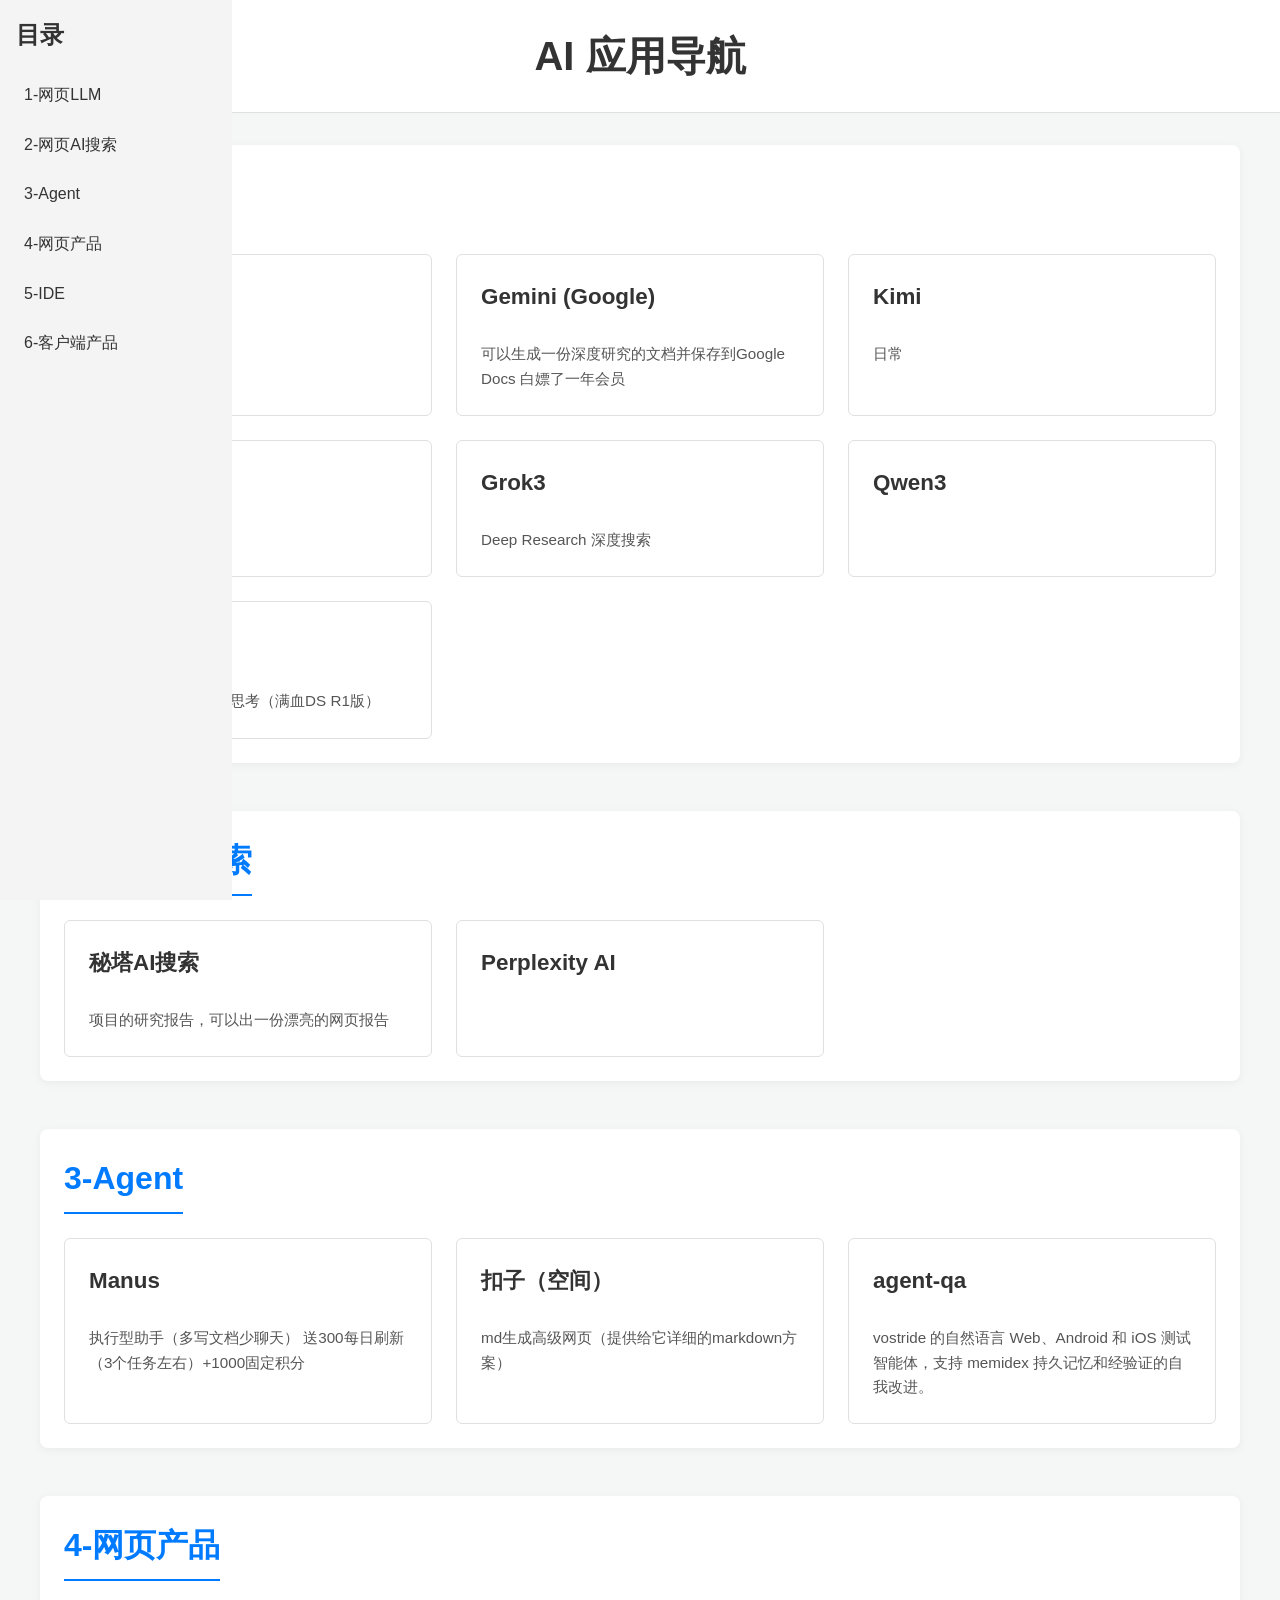
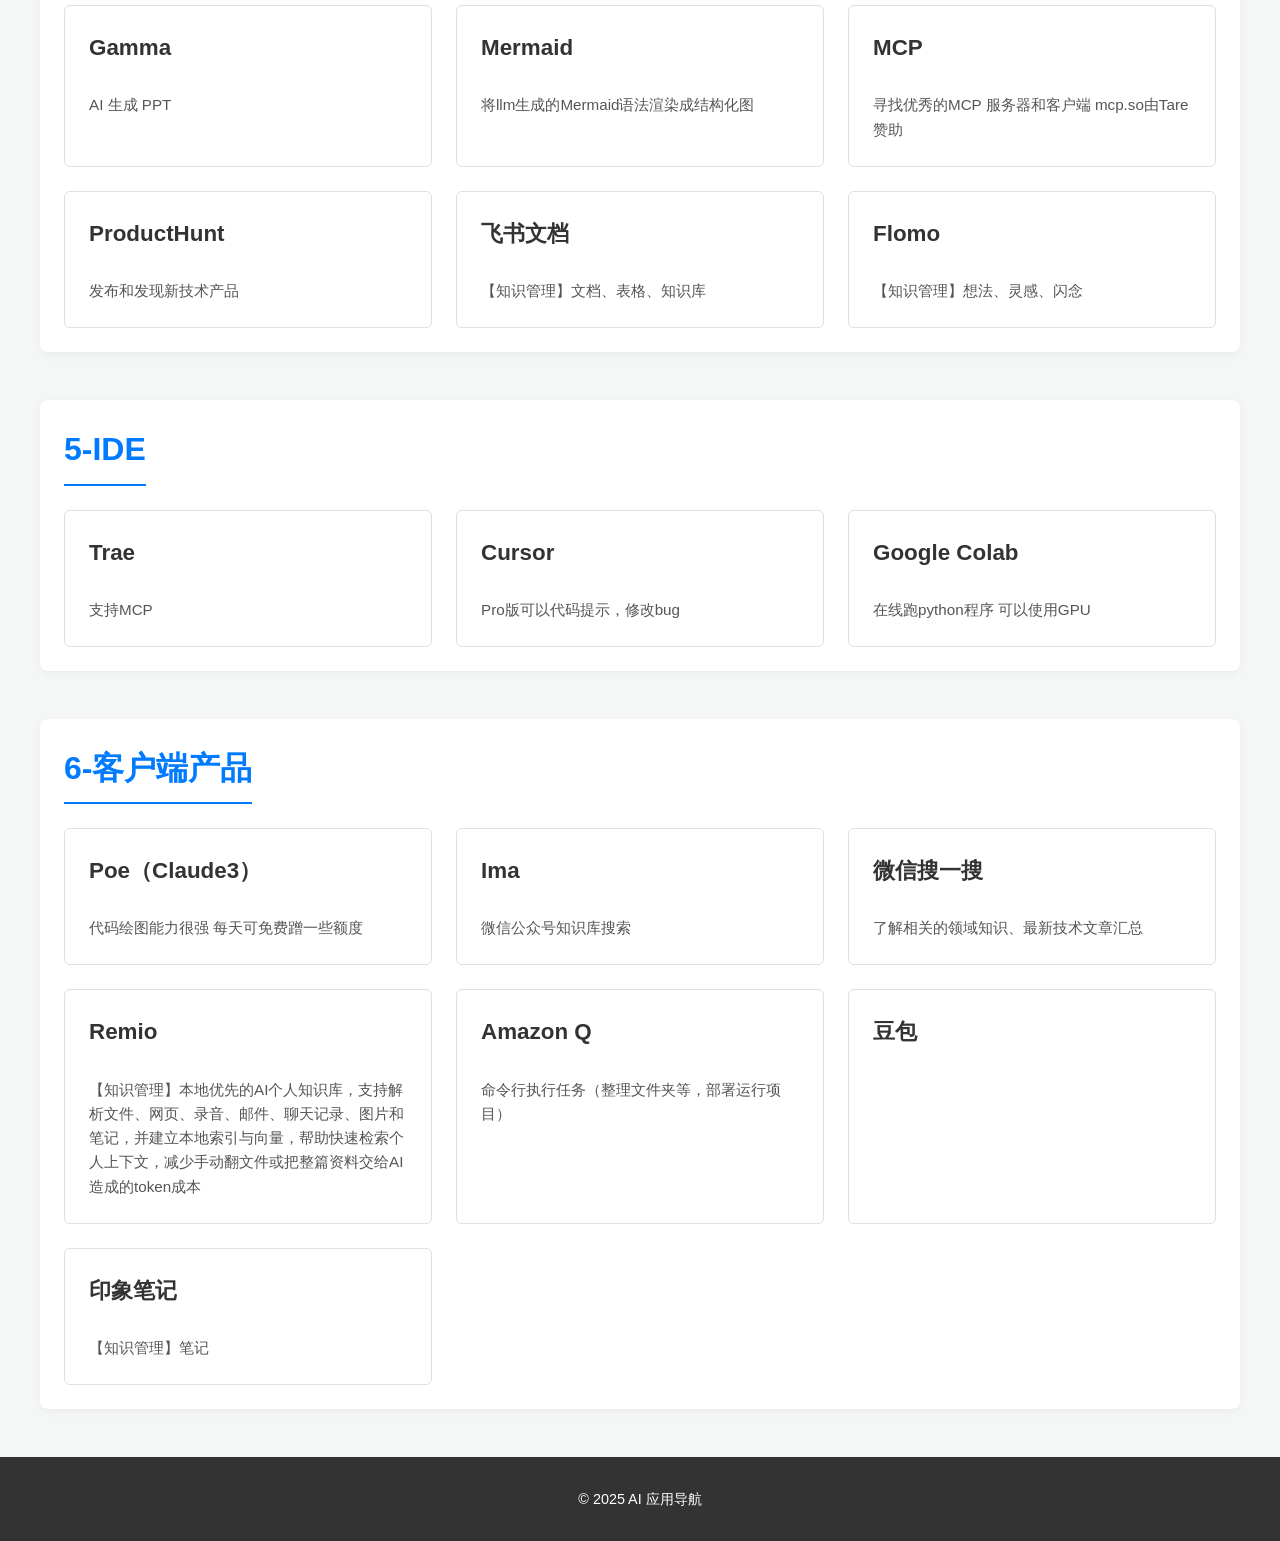
<file: index.html>
<!DOCTYPE html>
<html lang="zh-CN">
<head>
    <meta charset="UTF-8">
    <meta name="viewport" content="width=device-width, initial-scale=1.0">
    <title>AI 应用导航</title>
    <link rel="stylesheet" href="style.css">
    <style>
        nav {
            background-color: #f4f4f4;
            width: 200px;
            padding: 1rem;
            position: fixed;
            top: 0;
            left: 0;
            bottom: 0;
            overflow-y: auto;
        }
        nav h2 {
            margin-top: 0;
        }
        nav ul {
            list-style: none;
            padding: 0;
        }
        nav ul li {
            margin-bottom: 0.5rem;
        }
        nav ul li a {
            text-decoration: none;
            color: #333;
            display: block;
            padding: 0.5rem;
            border-radius: 4px;
        }
        nav ul li a:hover {
            background-color: #ddd;
        }
        footer {
            background-color: #333;
            color: white;
            text-align: center;
            padding: 1rem;
            margin-top: auto;
        }
    </style>
</head>
<body>
    <header>
        <h1>AI 应用导航</h1>
    </header>
    <nav>
        <h2>目录</h2>
        <ul class="sidebar">
            <li><a href="#category-1-网页llm">1-网页LLM</a></li>
            <li><a href="#category-2-网页ai搜索">2-网页AI搜索</a></li>
            <li><a href="#category-3-agent">3-Agent</a></li>
            <li><a href="#category-4-网页产品">4-网页产品</a></li>
            <li><a href="#category-5-ide">5-IDE</a></li>
            <li><a href="#category-6-客户端产品">6-客户端产品</a></li>

        </ul>
    </nav>
    <main>
        <section class="category-section" id="category-1-网页llm">
            <h2>1-网页LLM</h2>
            <div class="app-grid">
                <div class="app-card">
                    <h3><a href="https://chat.openai.com/" target="_blank">ChatGPT</a></h3>
                    <p class="description"></p>
                </div>
                <div class="app-card">
                    <h3><a href="https://gemini.google.com/app" target="_blank">Gemini (Google)</a></h3>
                    <p class="description">可以生成一份深度研究的文档并保存到Google Docs
白嫖了一年会员</p>
                </div>
                <div class="app-card">
                    <h3><a href="https://kimi.moonshot.cn/" target="_blank">Kimi</a></h3>
                    <p class="description">日常</p>
                </div>
                <div class="app-card">
                    <h3><a href="https://deepseek.com/" target="_blank">DeepSeek</a></h3>
                    <p class="description">深度思考</p>
                </div>
                <div class="app-card">
                    <h3><a href="https://grok.ai/" target="_blank">Grok3</a></h3>
                    <p class="description">Deep Research 深度搜索</p>
                </div>
                <div class="app-card">
                    <h3><a href="https://chat.qwen.ai/" target="_blank">Qwen3</a></h3>
                    <p class="description"></p>
                </div>
                <div class="app-card">
                    <h3><a href="https://yuanbao.tencent.com/chat" target="_blank">元宝</a></h3>
                    <p class="description">可免费使用DS的深度思考（满血DS R1版）</p>
                </div>
            </div>
        </section>
        <section class="category-section" id="category-2-网页ai搜索">
            <h2>2-网页AI搜索</h2>
            <div class="app-grid">
                <div class="app-card">
                    <h3><a href="https://mita.com/" target="_blank">秘塔AI搜索</a></h3>
                    <p class="description">项目的研究报告，可以出一份漂亮的网页报告</p>
                </div>
                <div class="app-card">
                    <h3><a href="https://www.perplexity.ai/" target="_blank">Perplexity AI</a></h3>
                    <p class="description"></p>
                </div>
            </div>
        </section>
        <section class="category-section" id="category-3-agent">
            <h2>3-Agent</h2>
            <div class="app-grid">
                <div class="app-card">
                    <h3><a href="https://manus.im/app" target="_blank">Manus</a></h3>
                    <p class="description">执行型助手（多写文档少聊天）
送300每日刷新（3个任务左右）+1000固定积分</p>
                </div>
                <div class="app-card">
                    <h3><a href="https://space.coze.cn/" target="_blank">扣子（空间）</a></h3>
                    <p class="description">md生成高级网页（提供给它详细的markdown方案）</p>
                </div>
                <div class="app-card">
                    <h3><a href="https://vostride.com" target="_blank">agent-qa</a></h3>
                    <p class="description">vostride 的自然语言 Web、Android 和 iOS 测试智能体，支持 memidex 持久记忆和经验证的自我改进。</p>
                </div>
            </div>
        </section>
        <section class="category-section" id="category-4-网页产品">
            <h2>4-网页产品</h2>
            <div class="app-grid">
                <div class="app-card">
                    <h3><a href="https://gamma.app/" target="_blank">Gamma</a></h3>
                    <p class="description">AI 生成 PPT</p>
                </div>
                <div class="app-card">
                    <h3><a href="https://mermaid.live/" target="_blank">Mermaid</a></h3>
                    <p class="description">将llm生成的Mermaid语法渲染成结构化图</p>
                </div>
                <div class="app-card">
                    <h3><a href="https://mcp.so/" target="_blank">MCP</a></h3>
                    <p class="description">寻找优秀的MCP 服务器和客户端
mcp.so由Tare赞助</p>
                </div>
                <div class="app-card">
                    <h3><a href="https://www.producthunt.com/" target="_blank">ProductHunt</a></h3>
                    <p class="description">发布和发现新技术产品</p>
                </div>
                <div class="app-card">
                    <h3><a href="" target="_blank">飞书文档</a></h3>
                    <p class="description">【知识管理】文档、表格、知识库</p>
                </div>
                <div class="app-card">
                    <h3><a href="" target="_blank">Flomo</a></h3>
                    <p class="description">【知识管理】想法、灵感、闪念</p>
                </div>
            </div>
        </section>
        <section class="category-section" id="category-5-ide">
            <h2>5-IDE</h2>
            <div class="app-grid">
                <div class="app-card">
                    <h3><a href="" target="_blank">Trae</a></h3>
                    <p class="description">支持MCP</p>
                </div>
                <div class="app-card">
                    <h3><a href="" target="_blank">Cursor</a></h3>
                    <p class="description">Pro版可以代码提示，修改bug</p>
                </div>
                <div class="app-card">
                    <h3><a href="https://colab.research.google.com/" target="_blank">Google Colab</a></h3>
                    <p class="description">在线跑python程序
可以使用GPU</p>
                </div>
            </div>
        </section>
        <section class="category-section" id="category-6-客户端产品">
            <h2>6-客户端产品</h2>
            <div class="app-grid">
                <div class="app-card">
                    <h3><a href="" target="_blank">Poe（Claude3）</a></h3>
                    <p class="description">代码绘图能力很强
每天可免费蹭一些额度</p>
                </div>
                <div class="app-card">
                    <h3><a href="" target="_blank">Ima</a></h3>
                    <p class="description">微信公众号知识库搜索</p>
                </div>
                <div class="app-card">
                    <h3><a href="" target="_blank">微信搜一搜</a></h3>
                    <p class="description">了解相关的领域知识、最新技术文章汇总</p>
                </div>
                <div class="app-card">
                    <h3><a href="https://remio.ai/" target="_blank">Remio</a></h3>
                    <p class="description">【知识管理】本地优先的AI个人知识库，支持解析文件、网页、录音、邮件、聊天记录、图片和笔记，并建立本地索引与向量，帮助快速检索个人上下文，减少手动翻文件或把整篇资料交给AI造成的token成本</p>
                </div>
                <div class="app-card">
                    <h3><a href="" target="_blank">Amazon Q</a></h3>
                    <p class="description">命令行执行任务（整理文件夹等，部署运行项目）</p>
                </div>
                <div class="app-card">
                    <h3><a href="" target="_blank">豆包</a></h3>
                    <p class="description"></p>
                </div>
                <div class="app-card">
                    <h3><a href="" target="_blank">印象笔记</a></h3>
                    <p class="description">【知识管理】笔记</p>
                </div>
            </div>
        </section>

    </main>
    <footer>
        <p>&copy; 2025 AI 应用导航</p>
    </footer>
</body>
</html>
</file>
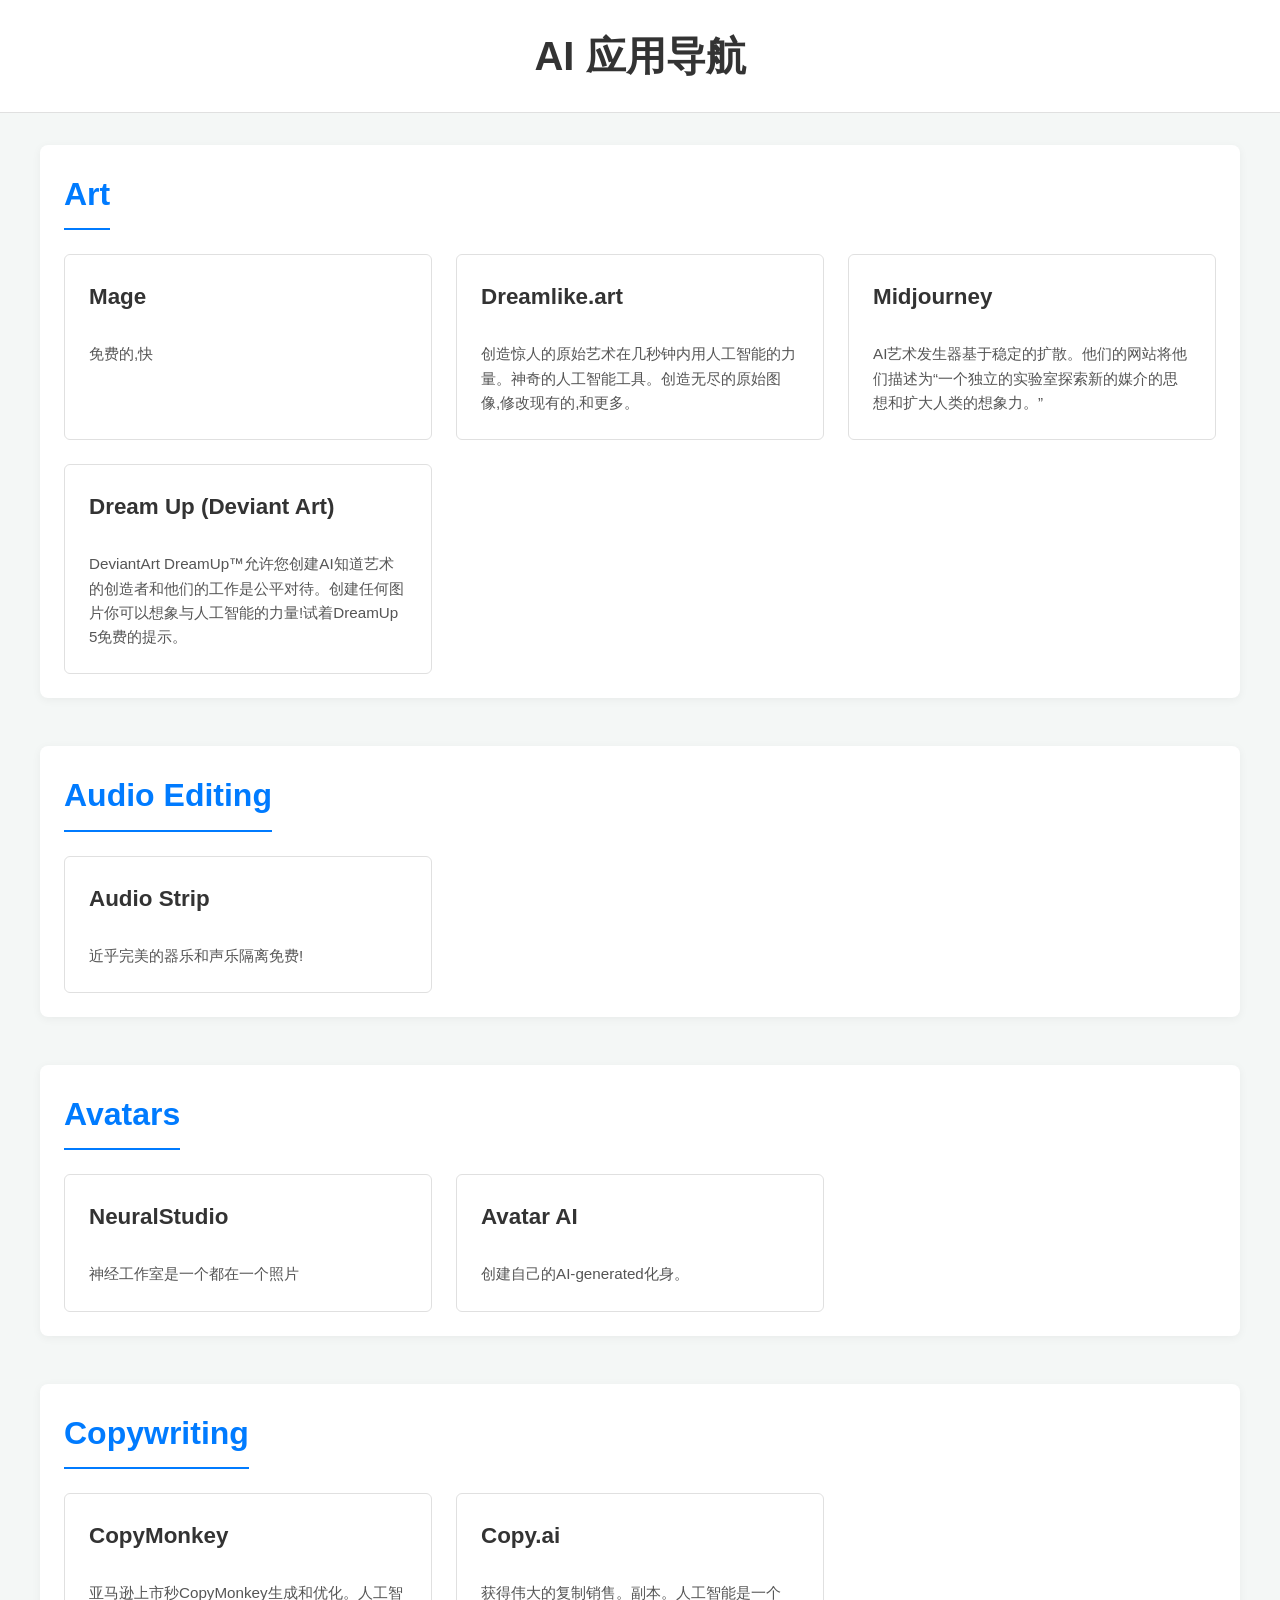
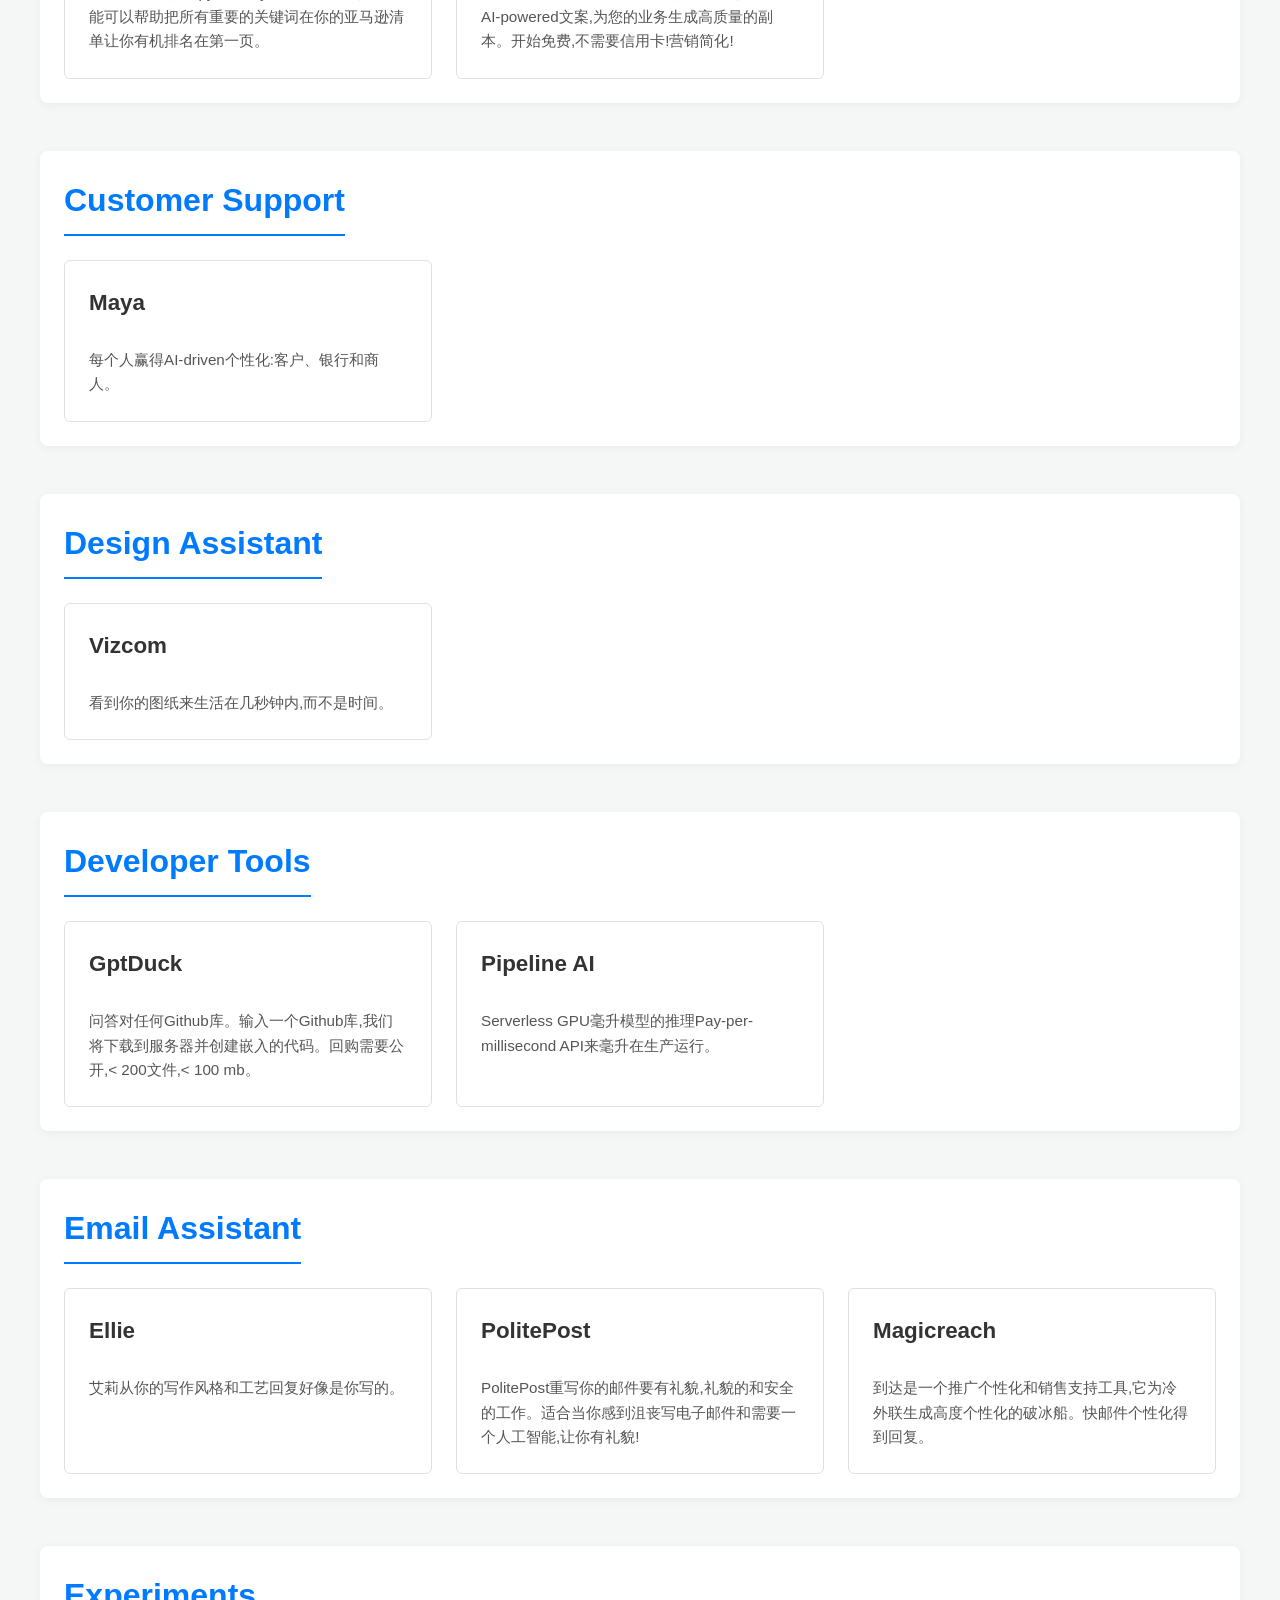
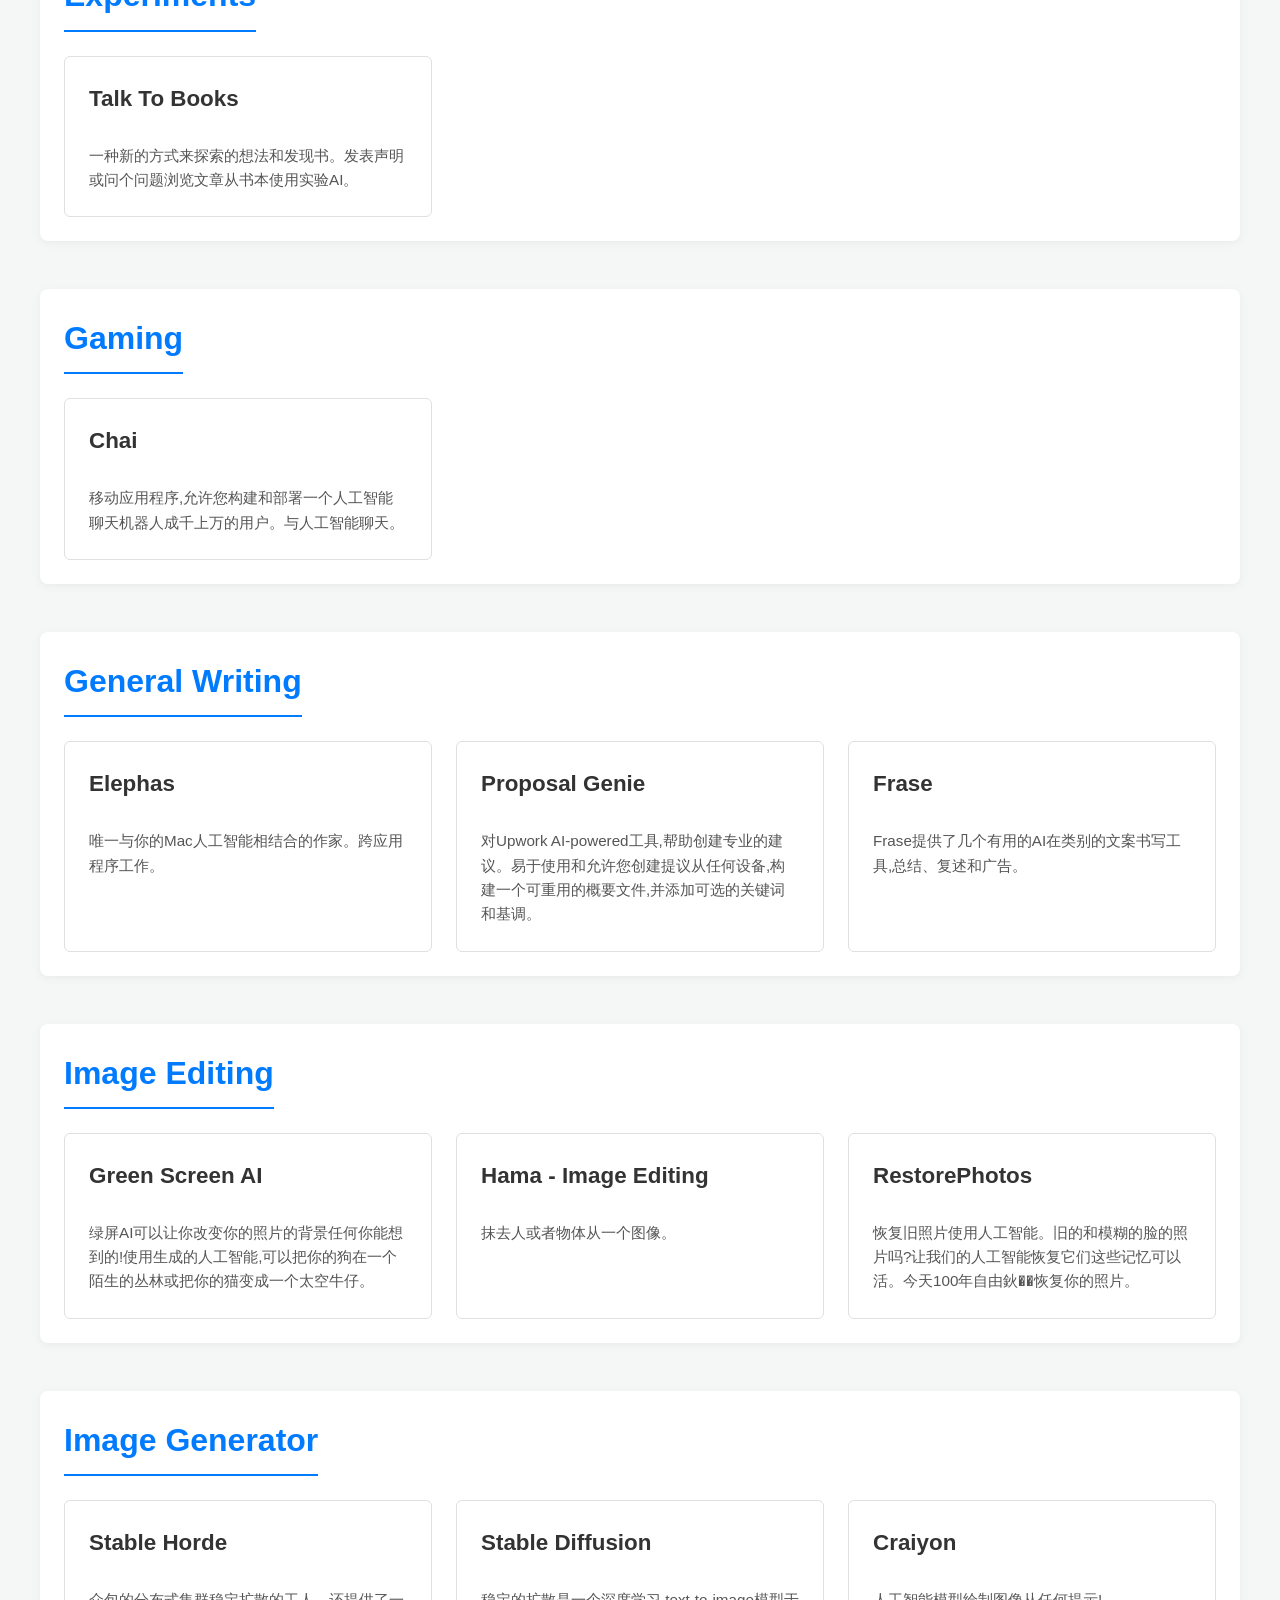
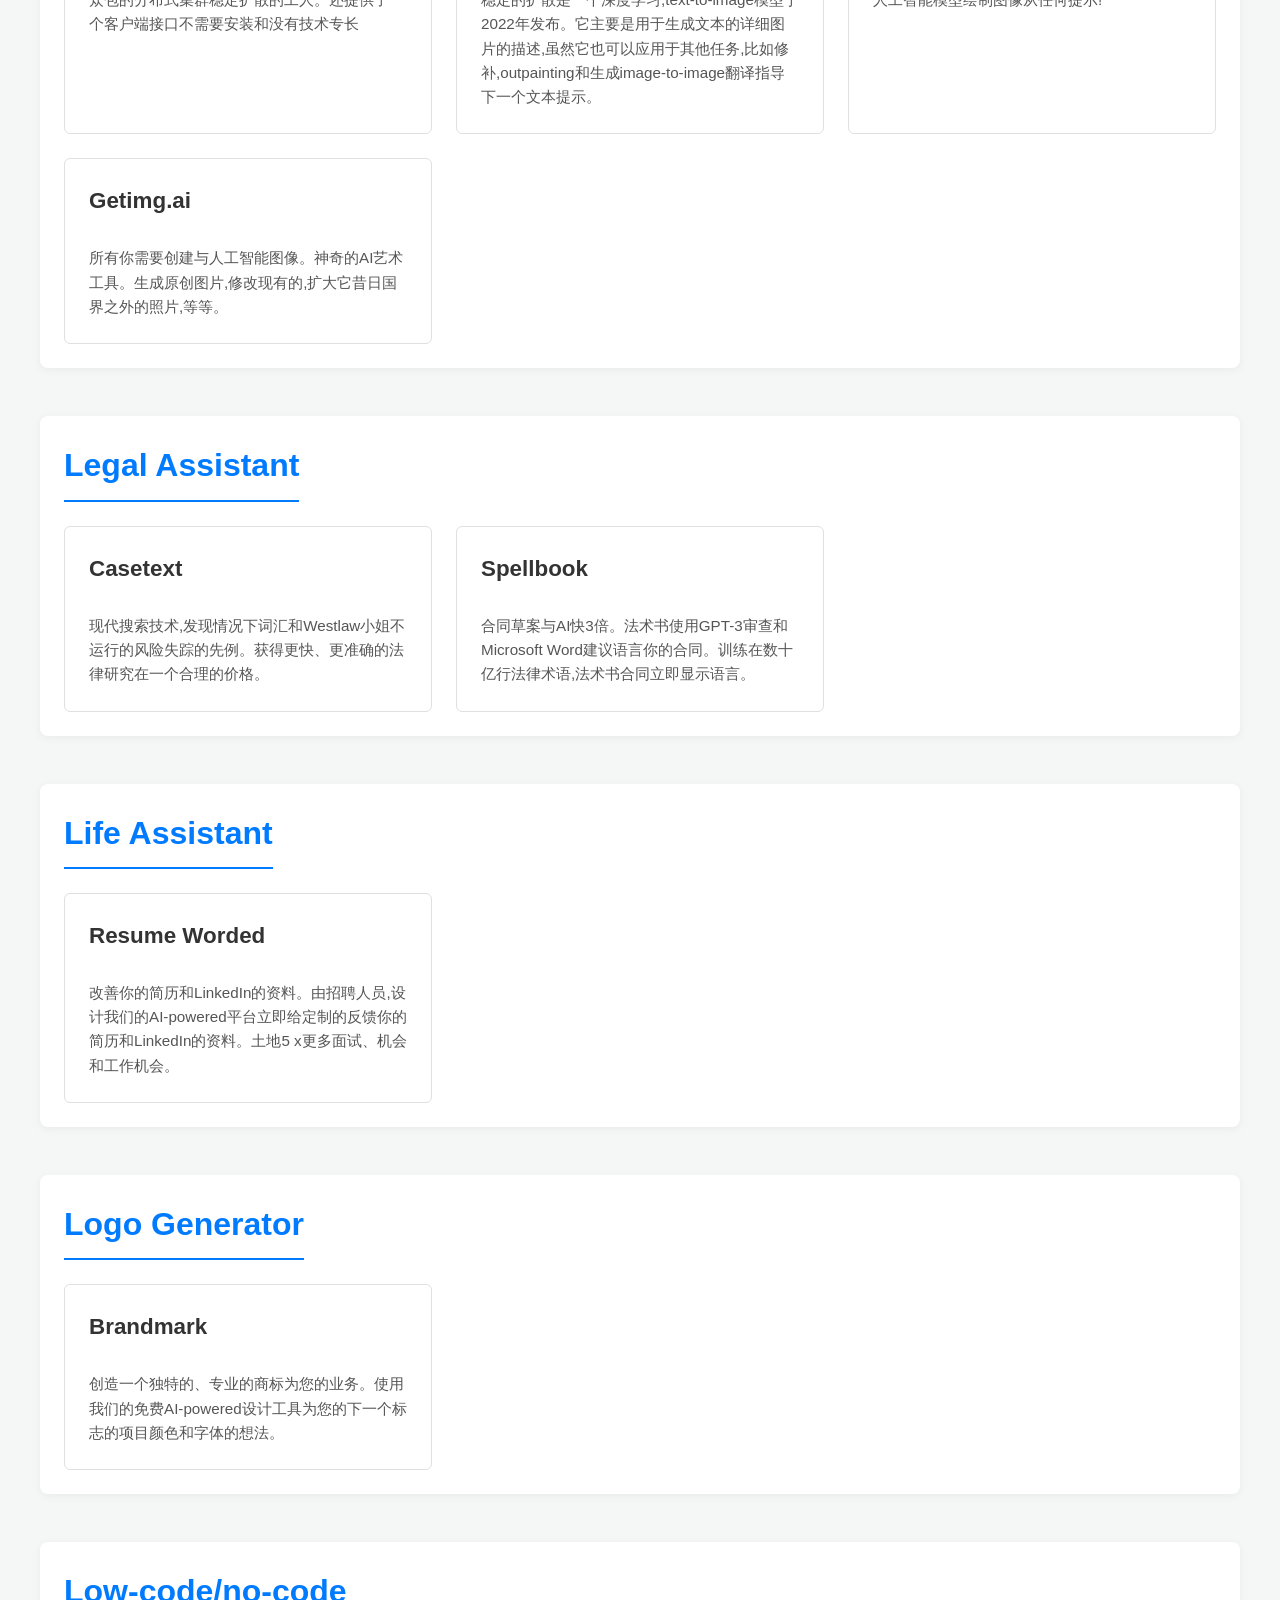
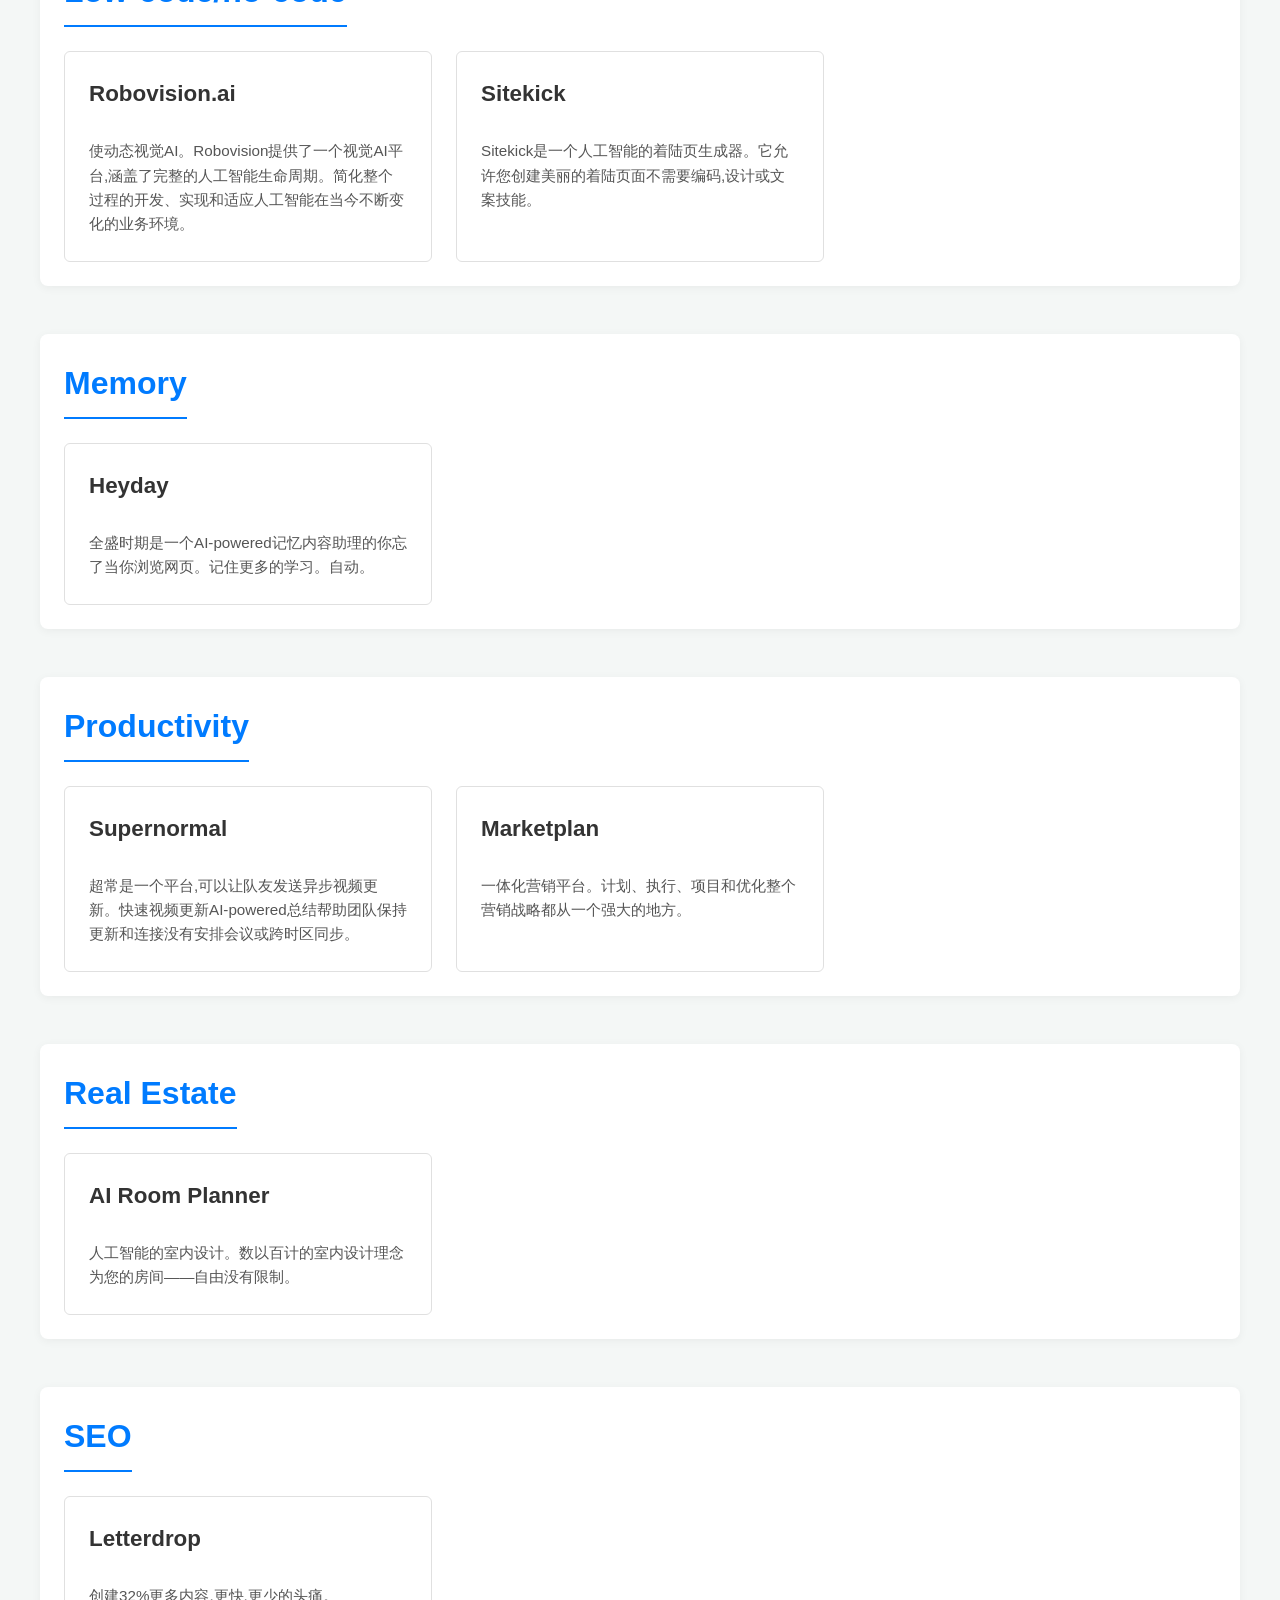
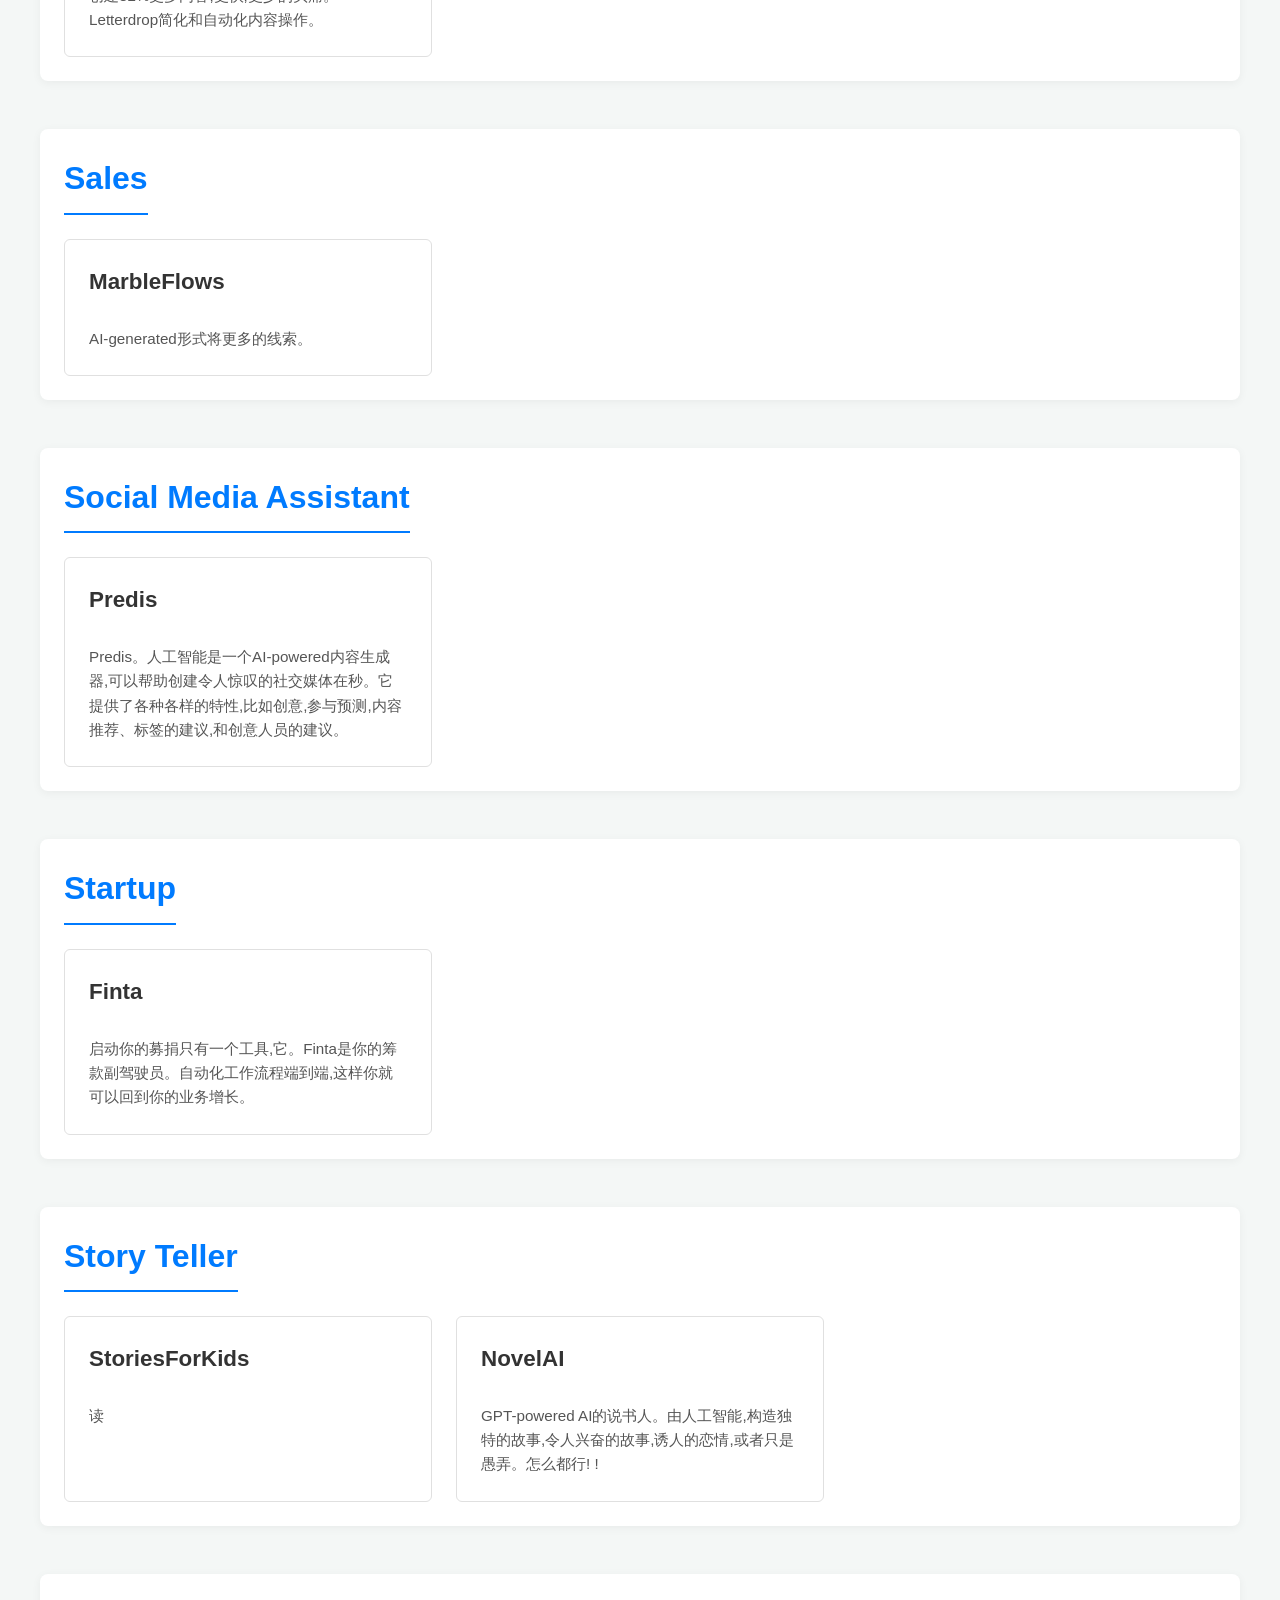
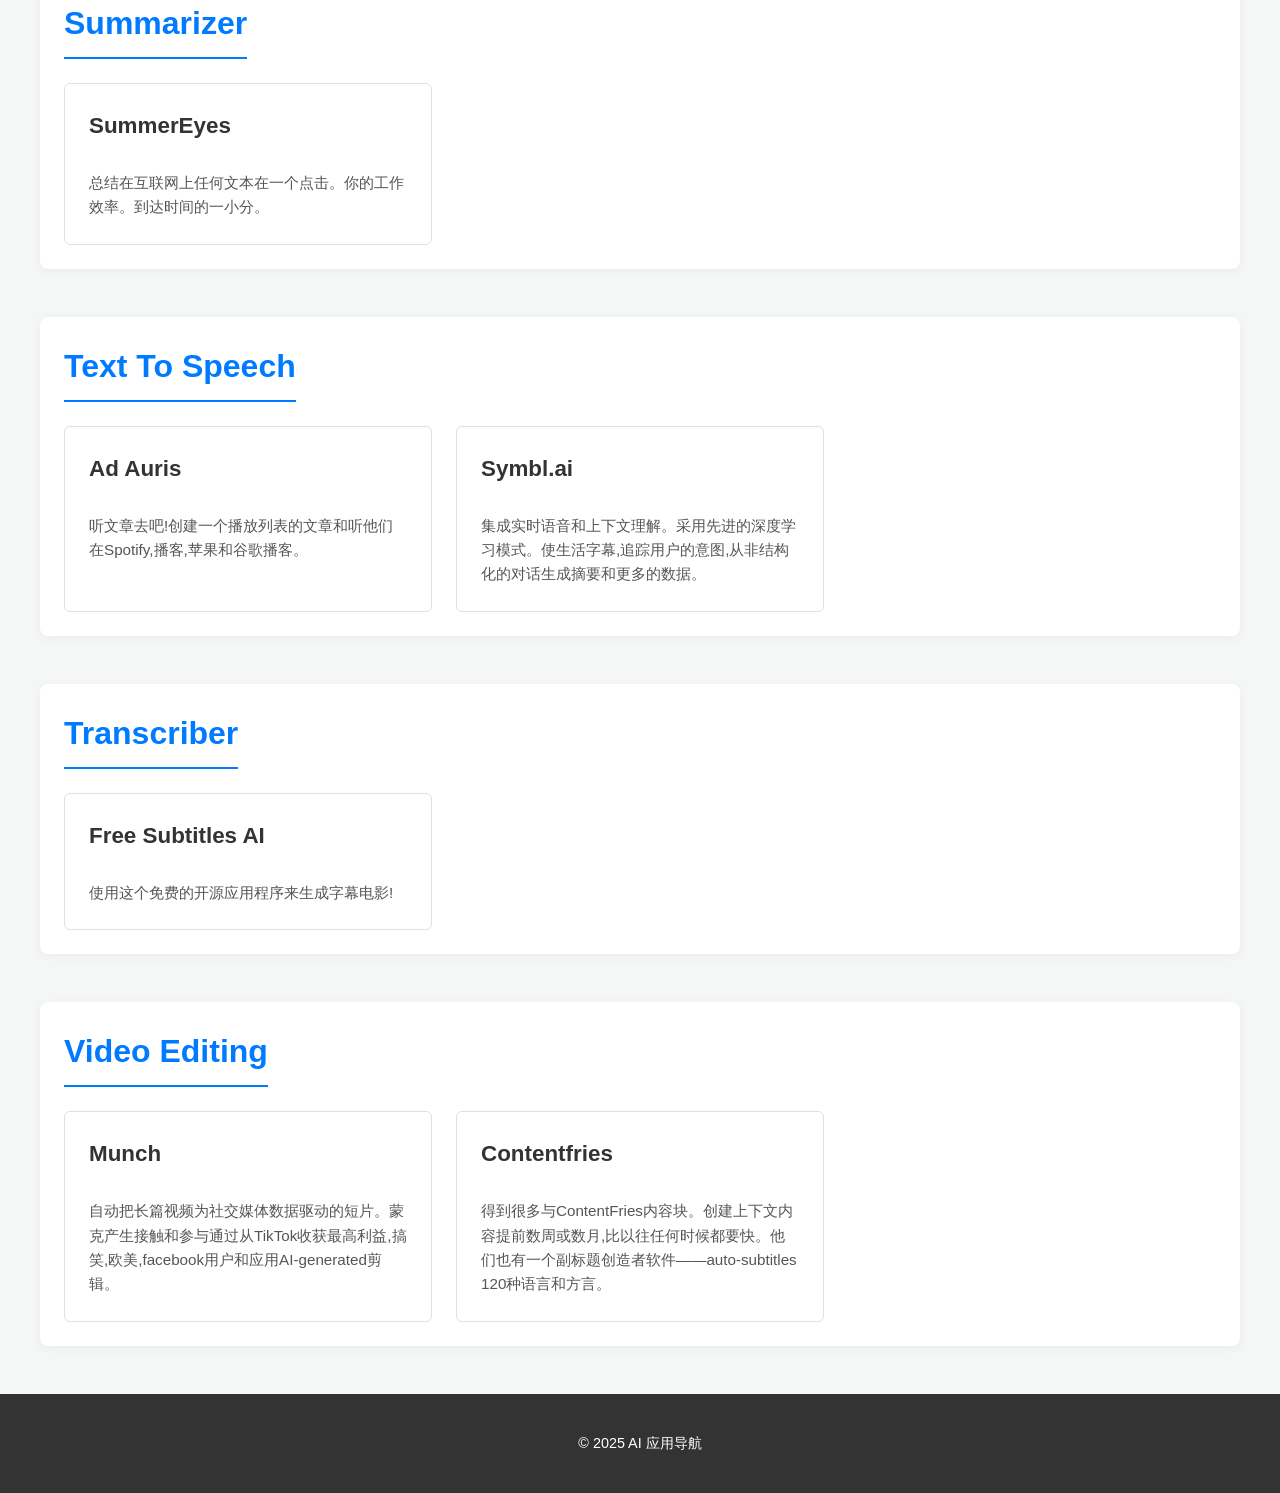
<file: index2.html>
<!DOCTYPE html>
<html lang="zh-CN">
<head>
    <meta charset="UTF-8">
    <meta name="viewport" content="width=device-width, initial-scale=1.0">
    <title>AI 应用导航</title>
    <link rel="stylesheet" href="style.css">
</head>
<body>
    <header>
        <h1>AI 应用导航</h1>
    </header>
    <main>
        <section class="category-section" id="category-art">
            <h2>Art</h2>
            <div class="app-grid">
                <div class="app-card">
                    <h3><a href="https://www.mage.space" target="_blank">Mage</a></h3>
                    <p class="description">免费的,快</p>
                </div>
                <div class="app-card">
                    <h3><a href="https://dreamlike.art" target="_blank">Dreamlike.art</a></h3>
                    <p class="description">创造惊人的原始艺术在几秒钟内用人工智能的力量。神奇的人工智能工具。创造无尽的原始图像,修改现有的,和更多。</p>
                </div>
                <div class="app-card">
                    <h3><a href="https://www.midjourney.com/home/" target="_blank">Midjourney</a></h3>
                    <p class="description">AI艺术发生器基于稳定的扩散。他们的网站将他们描述为“一个独立的实验室探索新的媒介的思想和扩大人类的想象力。”</p>
                </div>
                <div class="app-card">
                    <h3><a href="https://www.dreamup.com" target="_blank">Dream Up (Deviant Art)</a></h3>
                    <p class="description">DeviantArt DreamUp™允许您创建AI知道艺术的创造者和他们的工作是公平对待。创建任何图片你可以想象与人工智能的力量!试着DreamUp 5免费的提示。</p>
                </div>
            </div>
        </section>
        <section class="category-section" id="category-audio-editing">
            <h2>Audio Editing</h2>
            <div class="app-grid">
                <div class="app-card">
                    <h3><a href="https://www.audiostrip.co.uk/" target="_blank">Audio Strip</a></h3>
                    <p class="description">近乎完美的器乐和声乐隔离免费!</p>
                </div>
            </div>
        </section>
        <section class="category-section" id="category-avatars">
            <h2>Avatars</h2>
            <div class="app-grid">
                <div class="app-card">
                    <h3><a href="https://neural.cam/studio" target="_blank">NeuralStudio</a></h3>
                    <p class="description">神经工作室是一个都在一个照片</p>
                </div>
                <div class="app-card">
                    <h3><a href="https://avatarai.me" target="_blank">Avatar AI</a></h3>
                    <p class="description">创建自己的AI-generated化身。</p>
                </div>
            </div>
        </section>
        <section class="category-section" id="category-copywriting">
            <h2>Copywriting</h2>
            <div class="app-grid">
                <div class="app-card">
                    <h3><a href="https://copymonkey.ai/" target="_blank">CopyMonkey</a></h3>
                    <p class="description">亚马逊上市秒CopyMonkey生成和优化。人工智能可以帮助把所有重要的关键词在你的亚马逊清单让你有机排名在第一页。</p>
                </div>
                <div class="app-card">
                    <h3><a href="www.copy.ai" target="_blank">Copy.ai</a></h3>
                    <p class="description">获得伟大的复制销售。副本。人工智能是一个AI-powered文案,为您的业务生成高质量的副本。开始免费,不需要信用卡!营销简化!</p>
                </div>
            </div>
        </section>
        <section class="category-section" id="category-customer-support">
            <h2>Customer Support</h2>
            <div class="app-grid">
                <div class="app-card">
                    <h3><a href="https://maya.ai" target="_blank">Maya</a></h3>
                    <p class="description">每个人赢得AI-driven个性化:客户、银行和商人。</p>
                </div>
            </div>
        </section>
        <section class="category-section" id="category-design-assistant">
            <h2>Design Assistant</h2>
            <div class="app-grid">
                <div class="app-card">
                    <h3><a href="https://www.vizcom.ai/" target="_blank">Vizcom</a></h3>
                    <p class="description">看到你的图纸来生活在几秒钟内,而不是时间。</p>
                </div>
            </div>
        </section>
        <section class="category-section" id="category-developer-tools">
            <h2>Developer Tools</h2>
            <div class="app-grid">
                <div class="app-card">
                    <h3><a href="https://gptduck.com" target="_blank">GptDuck</a></h3>
                    <p class="description">问答对任何Github库。输入一个Github库,我们将下载到服务器并创建嵌入的代码。回购需要公开,< 200文件,< 100 mb。</p>
                </div>
                <div class="app-card">
                    <h3><a href="https://pipeline.ai" target="_blank">Pipeline AI</a></h3>
                    <p class="description">Serverless GPU毫升模型的推理Pay-per-millisecond API来毫升在生产运行。</p>
                </div>
            </div>
        </section>
        <section class="category-section" id="category-email-assistant">
            <h2>Email Assistant</h2>
            <div class="app-grid">
                <div class="app-card">
                    <h3><a href="https://ellieai.com" target="_blank">Ellie</a></h3>
                    <p class="description">艾莉从你的写作风格和工艺回复好像是你写的。</p>
                </div>
                <div class="app-card">
                    <h3><a href="https://politepost.net" target="_blank">PolitePost</a></h3>
                    <p class="description">PolitePost重写你的邮件要有礼貌,礼貌的和安全的工作。适合当你感到沮丧写电子邮件和需要一个人工智能,让你有礼貌!</p>
                </div>
                <div class="app-card">
                    <h3><a href="https://magicreach.ai" target="_blank">Magicreach</a></h3>
                    <p class="description">到达是一个推广个性化和销售支持工具,它为冷外联生成高度个性化的破冰船。快邮件个性化得到回复。</p>
                </div>
            </div>
        </section>
        <section class="category-section" id="category-experiments">
            <h2>Experiments</h2>
            <div class="app-grid">
                <div class="app-card">
                    <h3><a href="https://books.google.com" target="_blank">Talk To Books</a></h3>
                    <p class="description">一种新的方式来探索的想法和发现书。发表声明或问个问题浏览文章从书本使用实验AI。</p>
                </div>
            </div>
        </section>
        <section class="category-section" id="category-gaming">
            <h2>Gaming</h2>
            <div class="app-grid">
                <div class="app-card">
                    <h3><a href="https://chai.ml" target="_blank">Chai</a></h3>
                    <p class="description">移动应用程序,允许您构建和部署一个人工智能聊天机器人成千上万的用户。与人工智能聊天。</p>
                </div>
            </div>
        </section>
        <section class="category-section" id="category-general-writing">
            <h2>General Writing</h2>
            <div class="app-grid">
                <div class="app-card">
                    <h3><a href="https://elephas.app" target="_blank">Elephas</a></h3>
                    <p class="description">唯一与你的Mac人工智能相结合的作家。跨应用程序工作。</p>
                </div>
                <div class="app-card">
                    <h3><a href="https://proposalgenie.ai" target="_blank">Proposal Genie</a></h3>
                    <p class="description">对Upwork AI-powered工具,帮助创建专业的建议。易于使用和允许您创建提议从任何设备,构建一个可重用的概要文件,并添加可选的关键词和基调。</p>
                </div>
                <div class="app-card">
                    <h3><a href="https://frase.io" target="_blank">Frase</a></h3>
                    <p class="description">Frase提供了几个有用的AI在类别的文案书写工具,总结、复述和广告。</p>
                </div>
            </div>
        </section>
        <section class="category-section" id="category-image-editing">
            <h2>Image Editing</h2>
            <div class="app-grid">
                <div class="app-card">
                    <h3><a href="https://greenscreenai.com" target="_blank">Green Screen AI</a></h3>
                    <p class="description">绿屏AI可以让你改变你的照片的背景任何你能想到的!使用生成的人工智能,可以把你的狗在一个陌生的丛林或把你的猫变成一个太空牛仔。</p>
                </div>
                <div class="app-card">
                    <h3><a href="https://hama.app" target="_blank">Hama - Image Editing</a></h3>
                    <p class="description">抹去人或者物体从一个图像。</p>
                </div>
                <div class="app-card">
                    <h3><a href="https://restorephotos.io" target="_blank">RestorePhotos</a></h3>
                    <p class="description">恢复旧照片使用人工智能。旧的和模糊的脸的照片吗?让我们的人工智能恢复它们这些记忆可以活。今天100年自由鈥��恢复你的照片。</p>
                </div>
            </div>
        </section>
        <section class="category-section" id="category-image-generator">
            <h2>Image Generator</h2>
            <div class="app-grid">
                <div class="app-card">
                    <h3><a href="https://stablehorde.net" target="_blank">Stable Horde</a></h3>
                    <p class="description">众包的分布式集群稳定扩散的工人。还提供了一个客户端接口不需要安装和没有技术专长</p>
                </div>
                <div class="app-card">
                    <h3><a href="https://stability.ai" target="_blank">Stable Diffusion</a></h3>
                    <p class="description">稳定的扩散是一个深度学习,text-to-image模型于2022年发布。它主要是用于生成文本的详细图片的描述,虽然它也可以应用于其他任务,比如修补,outpainting和生成image-to-image翻译指导下一个文本提示。</p>
                </div>
                <div class="app-card">
                    <h3><a href="https://craiyon.com" target="_blank">Craiyon</a></h3>
                    <p class="description">人工智能模型绘制图像从任何提示!</p>
                </div>
                <div class="app-card">
                    <h3><a href="https://getimg.ai" target="_blank">Getimg.ai</a></h3>
                    <p class="description">所有你需要创建与人工智能图像。神奇的AI艺术工具。生成原创图片,修改现有的,扩大它昔日国界之外的照片,等等。</p>
                </div>
            </div>
        </section>
        <section class="category-section" id="category-legal-assistant">
            <h2>Legal Assistant</h2>
            <div class="app-grid">
                <div class="app-card">
                    <h3><a href="https://casetext.com" target="_blank">Casetext</a></h3>
                    <p class="description">现代搜索技术,发现情况下词汇和Westlaw小姐不运行的风险失踪的先例。获得更快、更准确的法律研究在一个合理的价格。</p>
                </div>
                <div class="app-card">
                    <h3><a href="https://spellbook.legal" target="_blank">Spellbook</a></h3>
                    <p class="description">合同草案与AI快3倍。法术书使用GPT-3审查和Microsoft Word建议语言你的合同。训练在数十亿行法律术语,法术书合同立即显示语言。</p>
                </div>
            </div>
        </section>
        <section class="category-section" id="category-life-assistant">
            <h2>Life Assistant</h2>
            <div class="app-grid">
                <div class="app-card">
                    <h3><a href="https://resumeworded.com" target="_blank">Resume Worded</a></h3>
                    <p class="description">改善你的简历和LinkedIn的资料。由招聘人员,设计我们的AI-powered平台立即给定制的反馈你的简历和LinkedIn的资料。土地5 x更多面试、机会和工作机会。</p>
                </div>
            </div>
        </section>
        <section class="category-section" id="category-logo-generator">
            <h2>Logo Generator</h2>
            <div class="app-grid">
                <div class="app-card">
                    <h3><a href="https://brandmark.io" target="_blank">Brandmark</a></h3>
                    <p class="description">创造一个独特的、专业的商标为您的业务。使用我们的免费AI-powered设计工具为您的下一个标志的项目颜色和字体的想法。</p>
                </div>
            </div>
        </section>
        <section class="category-section" id="category-low-code-no-code">
            <h2>Low-code/no-code</h2>
            <div class="app-grid">
                <div class="app-card">
                    <h3><a href="https://robovision.ai" target="_blank">Robovision.ai</a></h3>
                    <p class="description">使动态视觉AI。Robovision提供了一个视觉AI平台,涵盖了完整的人工智能生命周期。简化整个过程的开发、实现和适应人工智能在当今不断变化的业务环境。</p>
                </div>
                <div class="app-card">
                    <h3><a href="https://sitekick.ai" target="_blank">Sitekick</a></h3>
                    <p class="description">Sitekick是一个人工智能的着陆页生成器。它允许您创建美丽的着陆页面不需要编码,设计或文案技能。</p>
                </div>
            </div>
        </section>
        <section class="category-section" id="category-memory">
            <h2>Memory</h2>
            <div class="app-grid">
                <div class="app-card">
                    <h3><a href="https://heyday.xyz" target="_blank">Heyday</a></h3>
                    <p class="description">全盛时期是一个AI-powered记忆内容助理的你忘了当你浏览网页。记住更多的学习。自动。</p>
                </div>
            </div>
        </section>
        <section class="category-section" id="category-productivity">
            <h2>Productivity</h2>
            <div class="app-grid">
                <div class="app-card">
                    <h3><a href="https://supernormal.com" target="_blank">Supernormal</a></h3>
                    <p class="description">超常是一个平台,可以让队友发送异步视频更新。快速视频更新AI-powered总结帮助团队保持更新和连接没有安排会议或跨时区同步。</p>
                </div>
                <div class="app-card">
                    <h3><a href="https://marketplan.io" target="_blank">Marketplan</a></h3>
                    <p class="description">一体化营销平台。计划、执行、项目和优化整个营销战略都从一个强大的地方。</p>
                </div>
            </div>
        </section>
        <section class="category-section" id="category-real-estate">
            <h2>Real Estate</h2>
            <div class="app-grid">
                <div class="app-card">
                    <h3><a href="https://airoomplanner.com" target="_blank">AI Room Planner</a></h3>
                    <p class="description">人工智能的室内设计。数以百计的室内设计理念为您的房间——自由没有限制。</p>
                </div>
            </div>
        </section>
        <section class="category-section" id="category-seo">
            <h2>SEO</h2>
            <div class="app-grid">
                <div class="app-card">
                    <h3><a href="https://letterdrop.com" target="_blank">Letterdrop</a></h3>
                    <p class="description">创建32%更多内容,更快,更少的头痛。Letterdrop简化和自动化内容操作。</p>
                </div>
            </div>
        </section>
        <section class="category-section" id="category-sales">
            <h2>Sales</h2>
            <div class="app-grid">
                <div class="app-card">
                    <h3><a href="https://app.marbleflows.com" target="_blank">MarbleFlows</a></h3>
                    <p class="description">AI-generated形式将更多的线索。</p>
                </div>
            </div>
        </section>
        <section class="category-section" id="category-social-media-assistant">
            <h2>Social Media Assistant</h2>
            <div class="app-grid">
                <div class="app-card">
                    <h3><a href="https://predis.ai" target="_blank">Predis</a></h3>
                    <p class="description">Predis。人工智能是一个AI-powered内容生成器,可以帮助创建令人惊叹的社交媒体在秒。它提供了各种各样的特性,比如创意,参与预测,内容推荐、标签的建议,和创意人员的建议。</p>
                </div>
            </div>
        </section>
        <section class="category-section" id="category-startup">
            <h2>Startup</h2>
            <div class="app-grid">
                <div class="app-card">
                    <h3><a href="https://trustfinta.com" target="_blank">Finta</a></h3>
                    <p class="description">启动你的募捐只有一个工具,它。Finta是你的筹款副驾驶员。自动化工作流程端到端,这样你就可以回到你的业务增长。</p>
                </div>
            </div>
        </section>
        <section class="category-section" id="category-story-teller">
            <h2>Story Teller</h2>
            <div class="app-grid">
                <div class="app-card">
                    <h3><a href="https://storiesforkids.ai" target="_blank">StoriesForKids</a></h3>
                    <p class="description">读</p>
                </div>
                <div class="app-card">
                    <h3><a href="https://novelai.net" target="_blank">NovelAI</a></h3>
                    <p class="description">GPT-powered AI的说书人。由人工智能,构造独特的故事,令人兴奋的故事,诱人的恋情,或者只是愚弄。怎么都行! !</p>
                </div>
            </div>
        </section>
        <section class="category-section" id="category-summarizer">
            <h2>Summarizer</h2>
            <div class="app-grid">
                <div class="app-card">
                    <h3><a href="https://summereyes.ai" target="_blank">SummerEyes</a></h3>
                    <p class="description">总结在互联网上任何文本在一个点击。你的工作效率。到达时间的一小分。</p>
                </div>
            </div>
        </section>
        <section class="category-section" id="category-text-to-speech">
            <h2>Text To Speech</h2>
            <div class="app-grid">
                <div class="app-card">
                    <h3><a href="https://play.ad-auris.com" target="_blank">Ad Auris</a></h3>
                    <p class="description">听文章去吧!创建一个播放列表的文章和听他们在Spotify,播客,苹果和谷歌播客。</p>
                </div>
                <div class="app-card">
                    <h3><a href="https://symbl.ai" target="_blank">Symbl.ai</a></h3>
                    <p class="description">集成实时语音和上下文理解。采用先进的深度学习模式。使生活字幕,追踪用户的意图,从非结构化的对话生成摘要和更多的数据。</p>
                </div>
            </div>
        </section>
        <section class="category-section" id="category-transcriber">
            <h2>Transcriber</h2>
            <div class="app-grid">
                <div class="app-card">
                    <h3><a href="https://freesubtitles.ai" target="_blank">Free Subtitles AI</a></h3>
                    <p class="description">使用这个免费的开源应用程序来生成字幕电影!</p>
                </div>
            </div>
        </section>
        <section class="category-section" id="category-video-editing">
            <h2>Video Editing</h2>
            <div class="app-grid">
                <div class="app-card">
                    <h3><a href="https://getmunch.com" target="_blank">Munch</a></h3>
                    <p class="description">自动把长篇视频为社交媒体数据驱动的短片。蒙克产生接触和参与通过从TikTok收获最高利益,搞笑,欧美,facebook用户和应用AI-generated剪辑。</p>
                </div>
                <div class="app-card">
                    <h3><a href="https://contentfries.com" target="_blank">Contentfries</a></h3>
                    <p class="description">得到很多与ContentFries内容块。创建上下文内容提前数周或数月,比以往任何时候都要快。他们也有一个副标题创造者软件——auto-subtitles 120种语言和方言。</p>
                </div>
            </div>
        </section>

    </main>
    <footer>
        <p>&copy; 2025 AI 应用导航</p>
    </footer>
</body>
</html>
</file>
<file: style.css>
/****** General Styles ******/
body {
    font-family: -apple-system, BlinkMacSystemFont, "Segoe UI", Roboto, Helvetica, Arial, sans-serif;
    line-height: 1.6;
    margin: 0;
    padding: 0;
    background-color: #f4f7f6;
    color: #333;
}

header {
    background-color: #ffffff;
    color: #333;
    padding: 1.5rem 0;
    text-align: center;
    border-bottom: 1px solid #e0e0e0;
}

header h1 {
    margin: 0;
    font-size: 2.5rem;
    font-weight: 600;
}

main {
    max-width: 1200px;
    margin: 2rem auto;
    padding: 0 1rem;
}

footer {
    text-align: center;
    padding: 1.5rem 0;
    margin-top: 2rem;
    background-color: #333;
    color: #fff;
    font-size: 0.9rem;
}

/****** Category Section Styles ******/
.category-section {
    margin-bottom: 3rem;
    padding: 1.5rem;
    background-color: #ffffff;
    border-radius: 8px;
    box-shadow: 0 2px 10px rgba(0, 0, 0, 0.05);
}

.category-section h2 {
    font-size: 2rem;
    color: #007bff; /* A modern blue, good for navigation/tech themes */
    margin-top: 0;
    margin-bottom: 1.5rem;
    padding-bottom: 0.5rem;
    border-bottom: 2px solid #007bff;
    display: inline-block; /* Keeps border only under text */
}

/****** App Grid & Card Styles ******/
.app-grid {
    display: grid;
    grid-template-columns: repeat(auto-fill, minmax(300px, 1fr)); /* Responsive grid */
    gap: 1.5rem;
}

.app-card {
    background-color: #fff;
    border: 1px solid #e0e0e0;
    border-radius: 6px;
    padding: 1.5rem;
    transition: transform 0.2s ease-in-out, box-shadow 0.2s ease-in-out;
    display: flex;
    flex-direction: column;
    justify-content: space-between; /* Pushes description down if card heights vary */
}

.app-card:hover {
    transform: translateY(-5px);
    box-shadow: 0 8px 16px rgba(0, 0, 0, 0.1);
}

.app-card h3 {
    font-size: 1.4rem;
    margin-top: 0;
    margin-bottom: 0.75rem;
}

.app-card h3 a {
    text-decoration: none;
    color: #333;
    font-weight: 600;
}

.app-card h3 a:hover {
    color: #0056b3; /* Darker blue on hover */
    text-decoration: underline;
}

.app-card .description {
    font-size: 0.95rem;
    color: #555;
    margin-bottom: 0; /* Remove bottom margin if it's the last element */
    flex-grow: 1; /* Allows description to take available space */
}


/****** Responsive Adjustments ******/
@media (max-width: 768px) {
    header h1 {
        font-size: 2rem;
    }

    .category-section h2 {
        font-size: 1.75rem;
    }

    .app-grid {
        grid-template-columns: 1fr; /* Single column on smaller screens */
    }

    .app-card h3 {
        font-size: 1.25rem;
    }
}

@media (max-width: 480px) {
    header h1 {
        font-size: 1.75rem;
    }
    main {
        margin: 1rem auto;
        padding: 0 0.5rem;
    }
    .category-section {
        padding: 1rem;
    }
    .app-card {
        padding: 1rem;
    }
}
</file>
